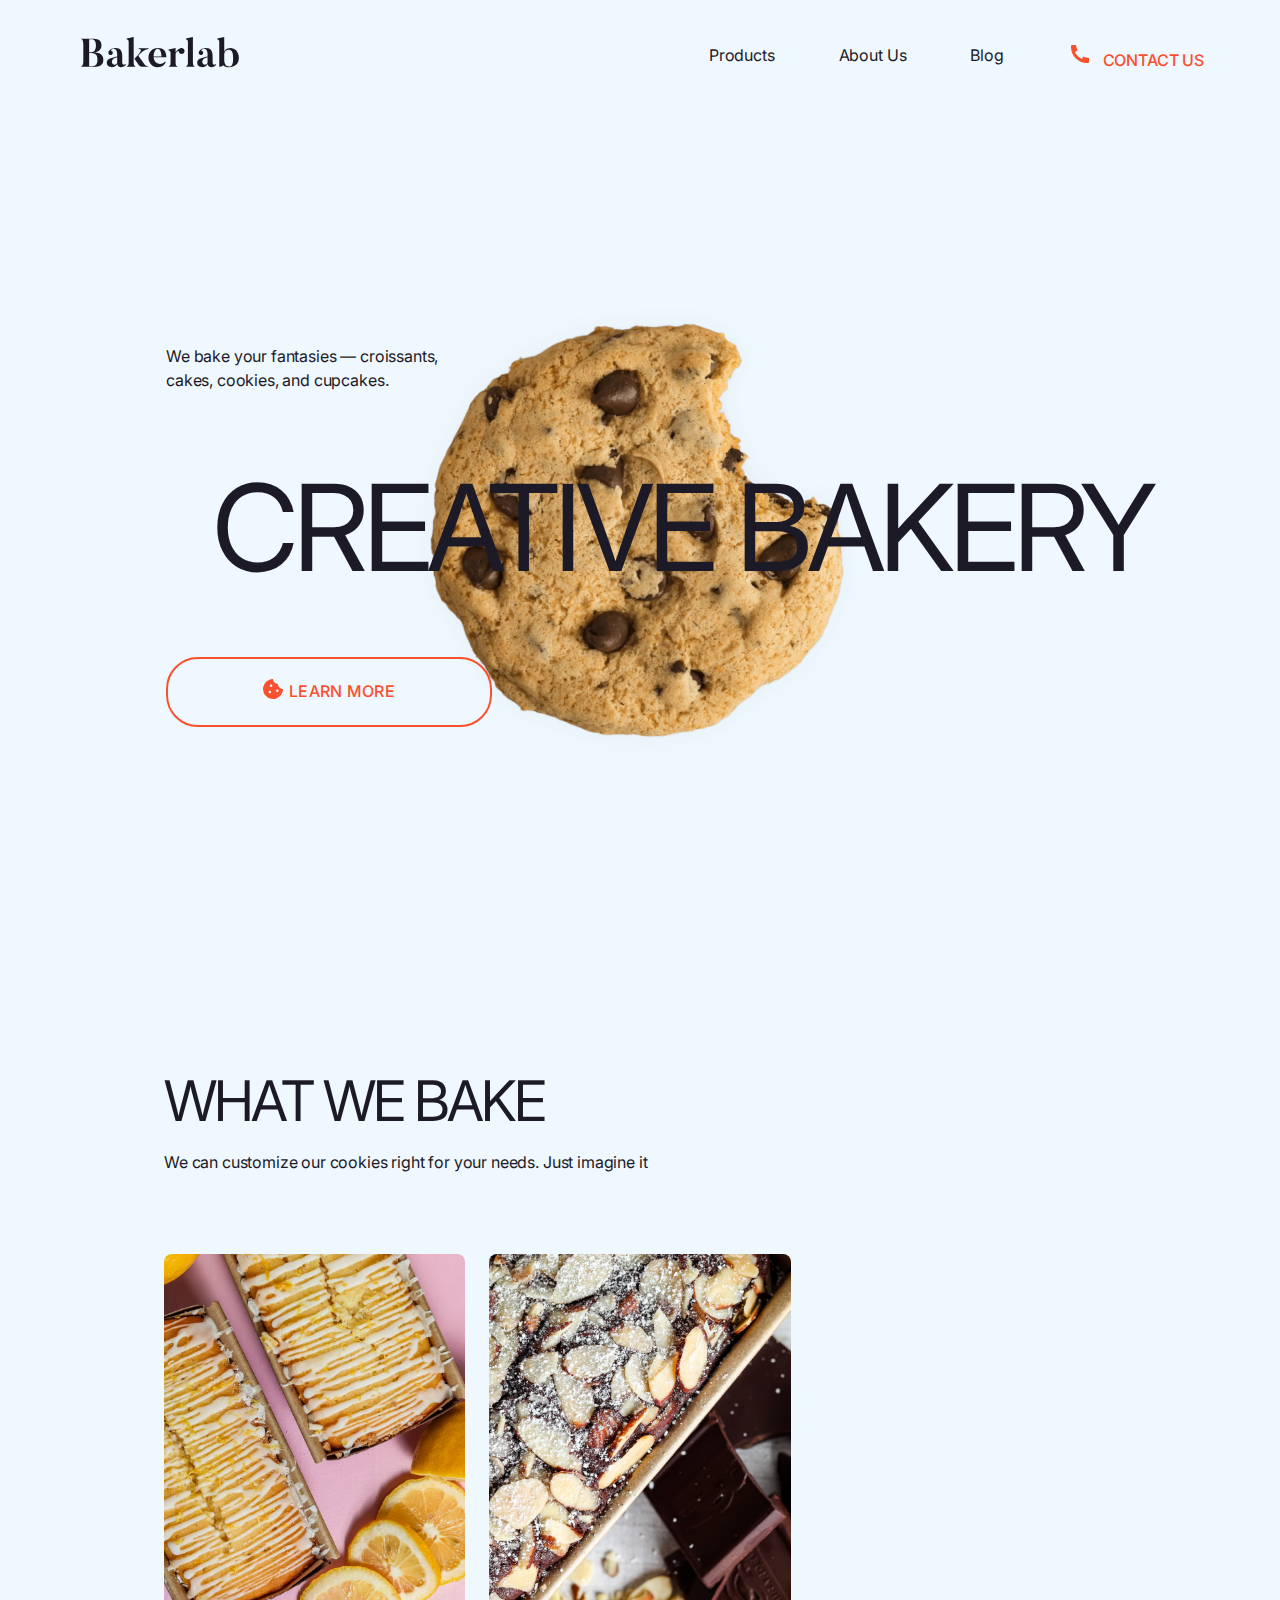
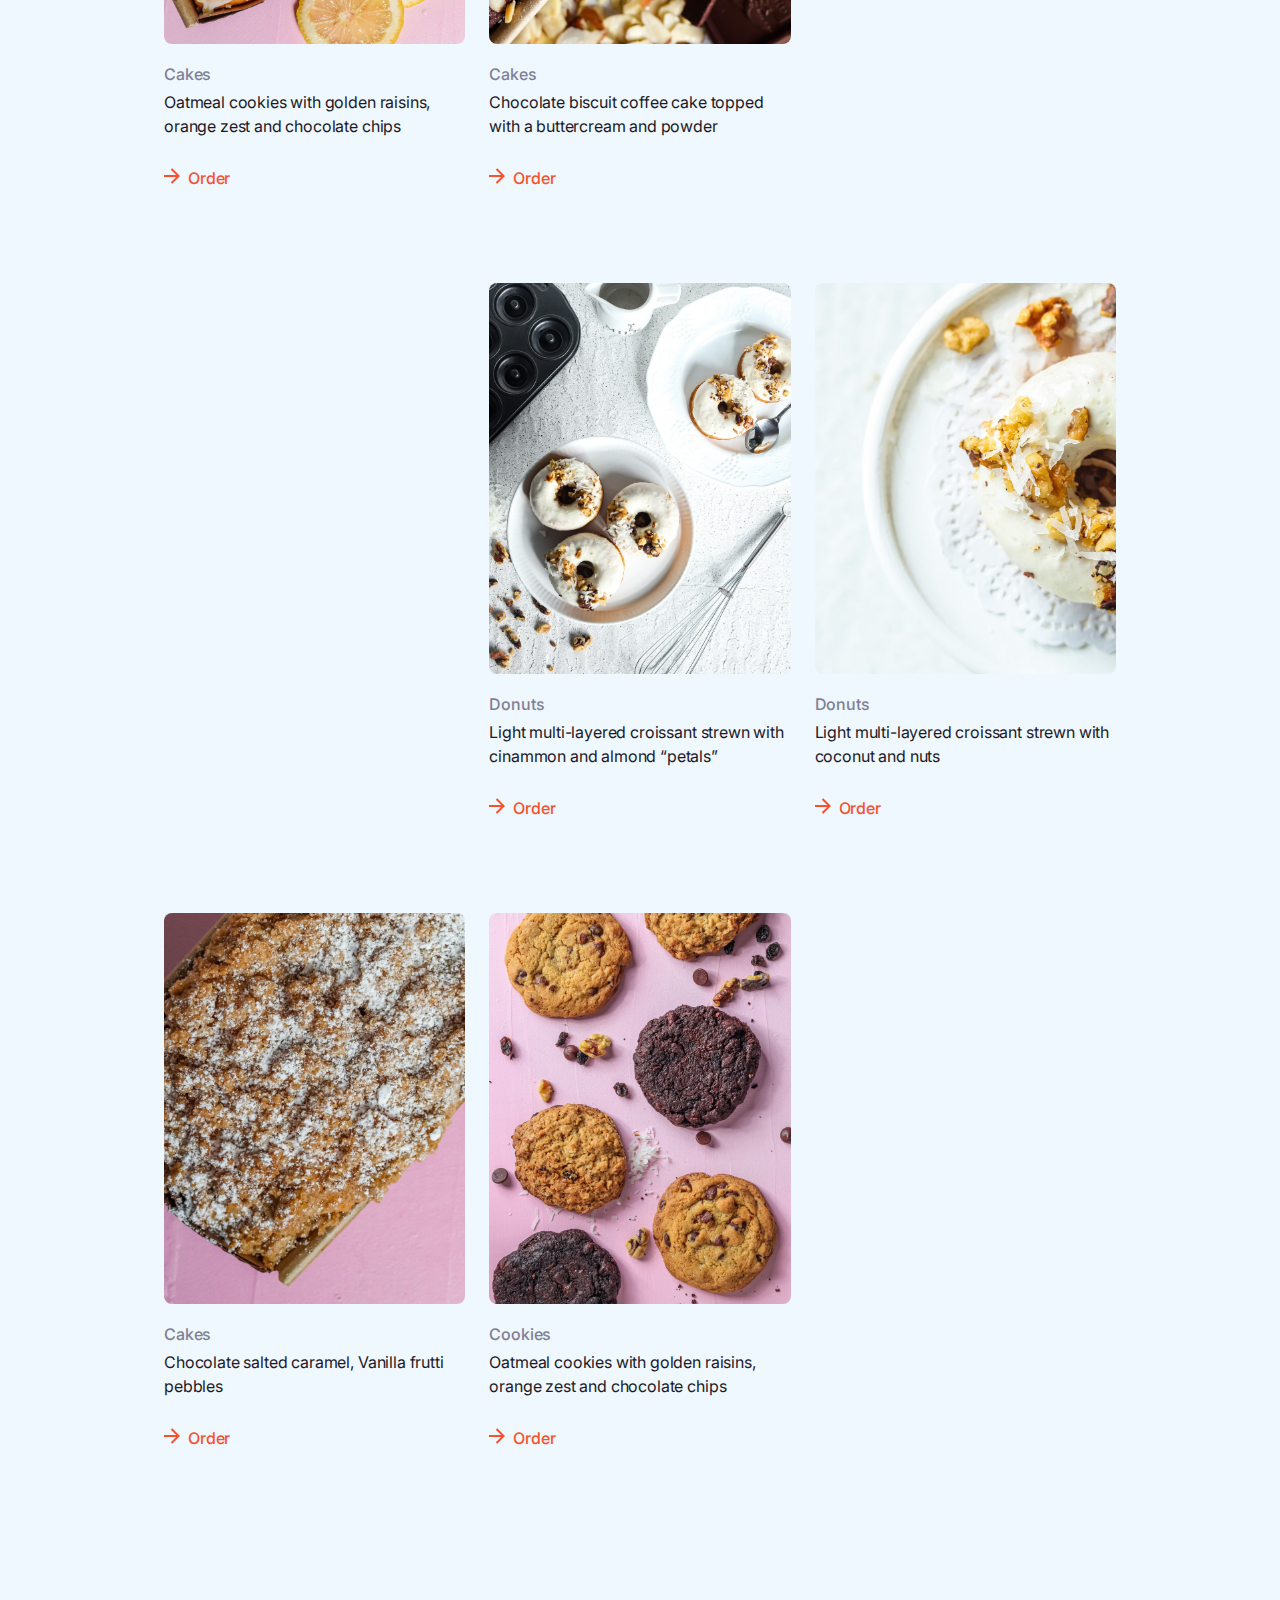
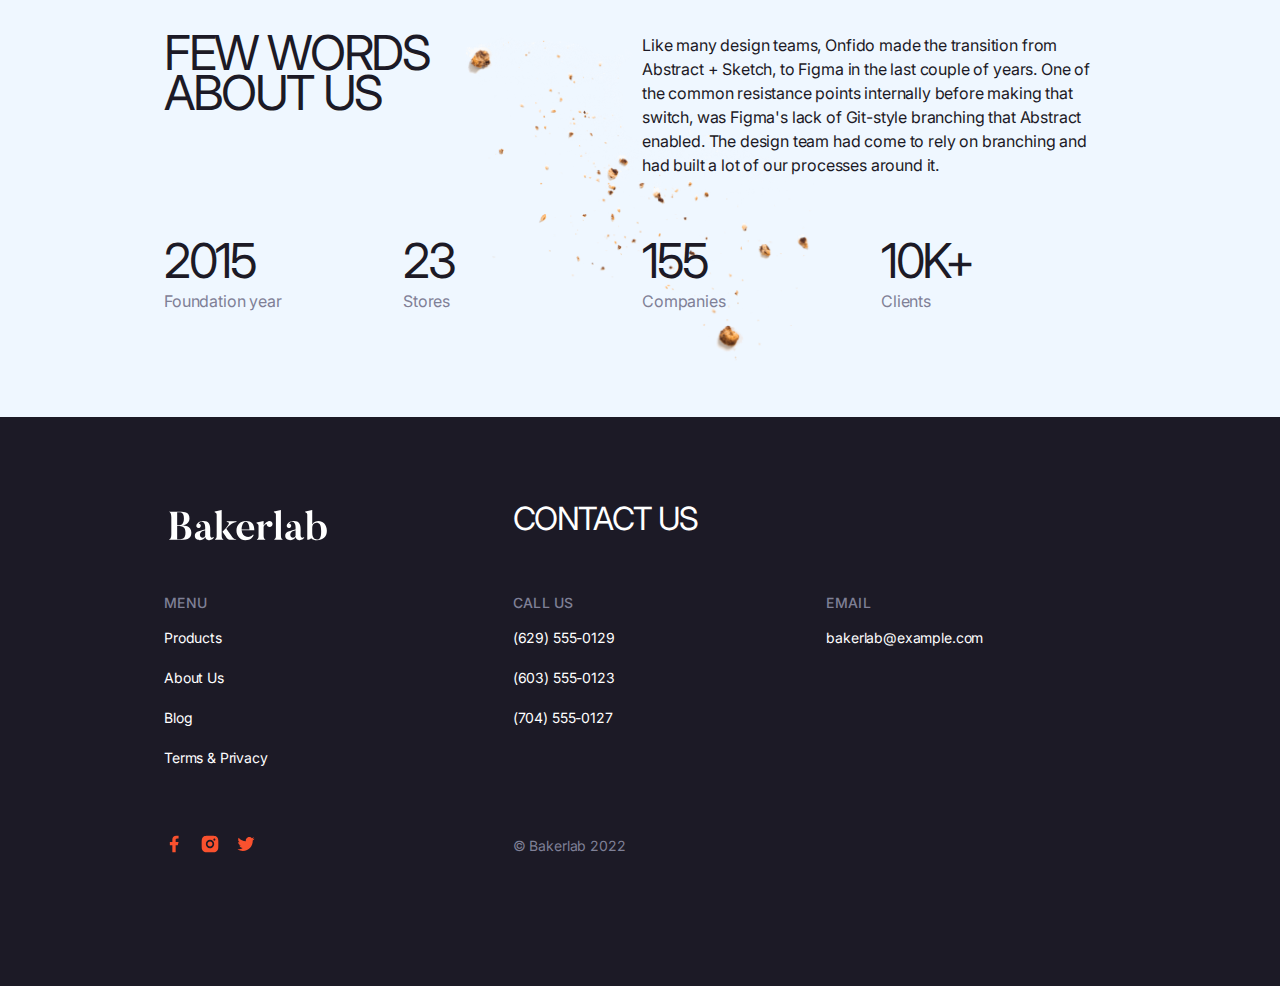
<file: index.html>
<!DOCTYPE html><html lang="en"><head><meta charset="UTF-8"><meta name="viewport" content="width=device-width, initial-scale=1.0"><title>Creative Bakery</title><link rel="shortcut icon" href="favicon.5f862fc7.svg" type="image/x-icon"><link rel="preconnect" href="https://fonts.googleapis.com"><link rel="preconnect" href="https://fonts.gstatic.com" crossorigin="anonymous"><link href="https://fonts.googleapis.com/css2?family=Inter:wght@400;500&display=swap" rel="stylesheet"><link rel="stylesheet" href="main.0bea6547.css"></head><body class="page"> <header class="header page__header"> <div class="header__content-wraper"> <div class="header__control-wraper"> <a href="#" class="logo header__logo"> <img src="Logo.ac321984.svg" alt="Creative bakery Logo" class="logo__image"> </a> <nav class="nav"> <ul class="nav__list"> <li class="nav__item"> <a href="#products" class="nav__link"> Products </a> </li> <li class="nav__item"> <a href="#aboutUs" class="nav__link"> About Us </a> </li> <li class="nav__item"> <a href="#" class="nav__link"> Blog </a> </li> <li class="nav__item"> <a href="#contactUs" class="nav__link"> Contact us </a> </li> </ul> </nav> <button class="header__menu-toggler"></button> </div> <div class="header__hero"> <p class="header__text header__text--cols--1-2"> We bake your fantasies — <br class="header__text--break"> croissants, <br> cakes, cookies, and cupcakes. </p> <h1 class="title header__title header__title--cols--1-6">Creative bakery</h1> <div class="header__photo header__photo--cols--3-4"> <img src="Cookie.4e32211e.png" alt="Cookie" class="header__cookie"> </div> <a href="#products" class="header__btn header__btn--cols--3-4">Learn more</a> </div> <article class="menu header__menu" id="menuOverlay"> <div class="menu__wraper"> <div class="menu__controls"> <a href="#" class="header__logo header__logo--menu"> <img src="Logo.ac321984.svg" alt="Bose logo" class="header__logo-image"> </a> <button class="menu__hide"></button> </div> <nav class="nav menu__nav" aria-label="Mobile Menu"> <ul class="nav__list nav__list--mobile"> <li class="nav__item"> <a href="#products" class="nav__link">Products</a> </li> <li class="nav__item"> <a href="#aboutUs" class="nav__link">About Us</a> </li> <li class="nav__item"> <a href="#/" class="nav__link">Blog</a> </li> <li class="nav__item"> <a href="#contactUs" class="nav__link"> Contact us </a> </li> </ul> </nav> </div> </article> </div> </header> <main class="main page__main"> <div class="product page__product" id="products"> <div class="product__details-wraper"> <h2 class="title product__title">What we bake</h2> <p class="product__text">We can customize our cookies right for your needs. Just imagine it</p> <div class="product__card-wraper"> <article class="card card__item--cols--1-2"> <img src="photo-product-01.43fc1a94.png" alt="Waffle" class="card__image"> <p class="card__name">Cakes</p> <p class="card__desc">Oatmeal cookies with golden raisins, orange zest and chocolate chips</p> <a href="#products" class="btn card__btn">Order</a> </article> <article class="card card__item--cols--3-4"> <img src="photo-product-02.5dd458e9.png" alt="Waffle" class="card__image"> <p class="card__name">Cakes</p> <p class="card__desc">Chocolate biscuit coffee cake topped with a buttercream and powder</p> <a href="#products" class="btn card__btn">Order</a> </article> <article class="card card__item--cols--3-4"> <img src="photo-product-03.43393cce.png" alt="Waffle" class="card__image"> <p class="card__name">Donuts</p> <p class="card__desc">Light multi-layered croissant strewn with cinammon and almond “petals”</p> <a href="#products" class="btn card__btn">Order</a> </article> <article class="card card__item--cols--5-6"> <img src="photo-product-04.22fc0cca.png" alt="Waffle" class="card__image"> <p class="card__name">Donuts</p> <p class="card__desc">Light multi-layered croissant strewn with coconut and nuts</p> <a href="#products" class="btn card__btn">Order</a> </article> <article class="card card__item--cols--1-2"> <img src="photo-product-05.a2822f06.png" alt="Waffle" class="card__image"> <p class="card__name">Cakes</p> <p class="card__desc">Chocolate salted caramel, Vanilla frutti pebbles</p> <a href="#products" class="btn card__btn">Order</a> </article> <article class="card card__item--cols--3-4"> <img src="photo-product-06.04a8b0e7.png" alt="Waffle" class="card__image"> <p class="card__name">Cookies</p> <p class="card__desc">Oatmeal cookies with golden raisins, orange zest and chocolate chips</p> <a href="#products" class="btn card__btn">Order</a> </article> </div> </div> </div> <div class="about-us page__about-us" id="aboutUs"> <div class="about-us__wraper"> <h2 class="title about-us__title about-us__title--cols--1-2"> Few words <br> About us </h2> <p class="about-us__text about-us__text--cols--3-4"> Like many design teams, Onfido made the transition from Abstract + Sketch, to Figma in the last couple of years. One of the common resistance points internally before making that switch, was Figma's lack of Git-style branching that Abstract enabled. The design team had come to rely on branching and had built a lot of our processes around it. </p> <div class="about-us__stats"> <h2 class="title about-us__title about-us__title--stats"> 2015 </h2> <p class="about-us__text about-us__text--stats"> Foundation year </p> </div> <div class="about-us__stats"> <h2 class="title about-us__title about-us__title--stats"> 23 </h2> <p class="about-us__text about-us__text--stats"> Stores </p> </div> <div class="about-us__stats"> <h2 class="title about-us__title about-us__title--stats"> 155 </h2> <p class="about-us__text about-us__text--stats"> Companies </p> </div> <div class="about-us__stats"> <h2 class="title about-us__title about-us__title--stats"> 10k+ </h2> <p class="about-us__text about-us__text--stats"> Clients </p> </div> </div> </div> </main> <footer class="footer page__footer" id="contactUs"> <div class="footer__wraper"> <a href="#" class="logo footer__logo footer__logo--cols--1-2"> <img src="Logo_white.defd4290.svg" alt="Logo" class="logo__image"> </a> <article class="footer__menu footer__menu--cols--1-2"> <p class="label footer-label">Menu</p> <ul class="links footer__links"> <li class="links__item"> <a href="#products" class="footer__link">Products</a> </li> <li class="links__item"> <a href="#aboutUs" class="footer__link">About Us</a> </li> <li class="links__item"> <a href="#/" class="footer__link">Blog</a> </li> <li class="links__item"> <a href="#/" class="footer__link">Terms & Privacy</a> </li> </ul> </article> <h2 class="title footer__title footer__title--cols--3-6"> Contact <br class="footer__title--break"> us </h2> <div class="footer__call footer_call--cols--3-5"> <p class="label footer__label">Call Us</p> <ul class="links footer__phones"> <li class="links__item"> <a href="tel: (629)555-0129" class="footer__link">(629) 555-0129</a> </li> <li class="links__item"> <a href="tel: (603)555-0123" class="footer__link">(603) 555-0123</a> </li> <li class="links__item"> <a href="tel: (704)555-0127" class="footer__link">(704) 555-0127</a> </li> </ul> <div class="footer__email footer__email--tab"> <p class="label footer__label">Email</p> <a href="mailto: bakerlab@example.com" class="footer__link">bakerlab@example.com</a> </div> </div> <div class="footer__email footer__email--cols--5-6 footer__email--desktop"> <p class="label footer__label">Email</p> <a href="mailto: bakerlab@example.com" class="footer__link">bakerlab@example.com</a> </div> <article class="social-icon footer__icons footer__icons--cols--1-2"> <a href="#/" class="social-icon__link social-icon__link--icon1"> </a> <a href="#/" class="social-icon__link social-icon__link--icon2"> </a> <a href="#/" class="social-icon__link social-icon__link--icon3"> </a> </article> <p class="footer__copy footer__copy--cols--3-6"> © Bakerlab 2022 </p> </div> </footer> <script type="text/javascript" src="main.0ef5177d.js"></script> </body></html>
</file>
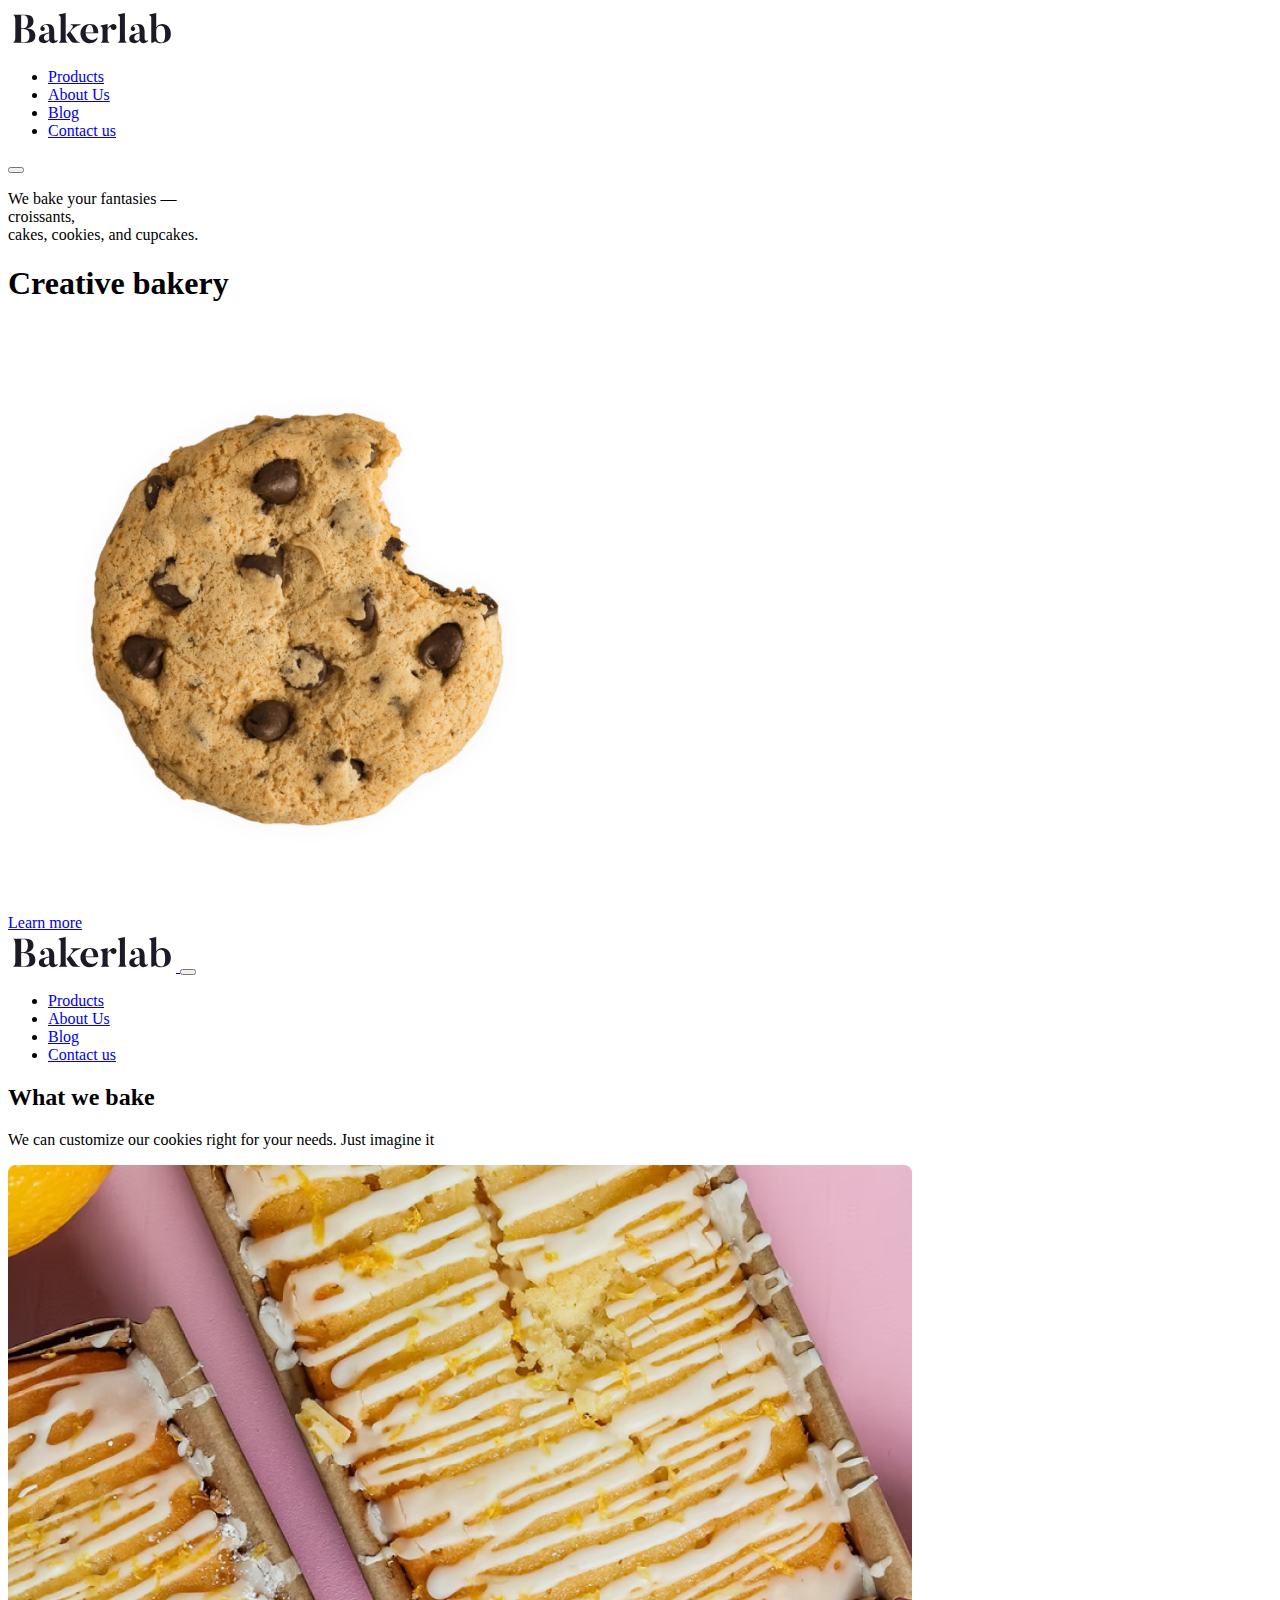
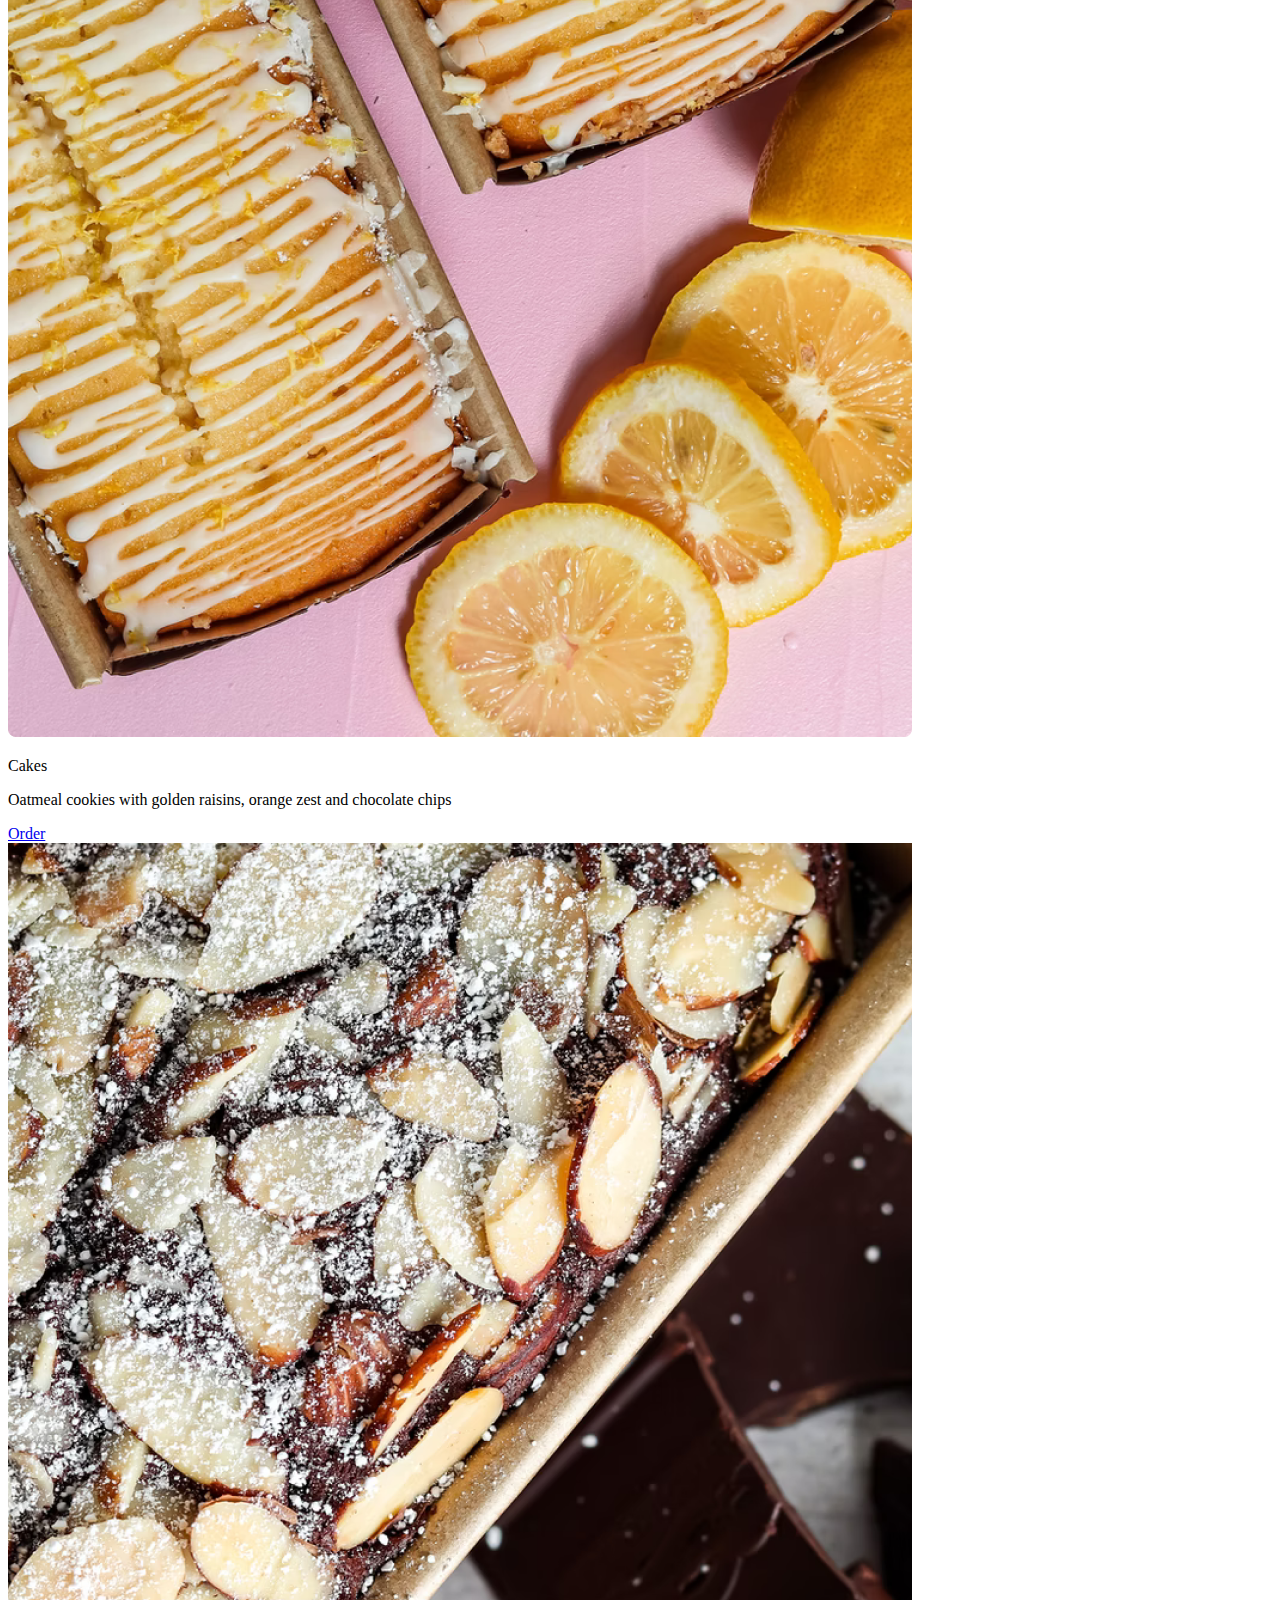
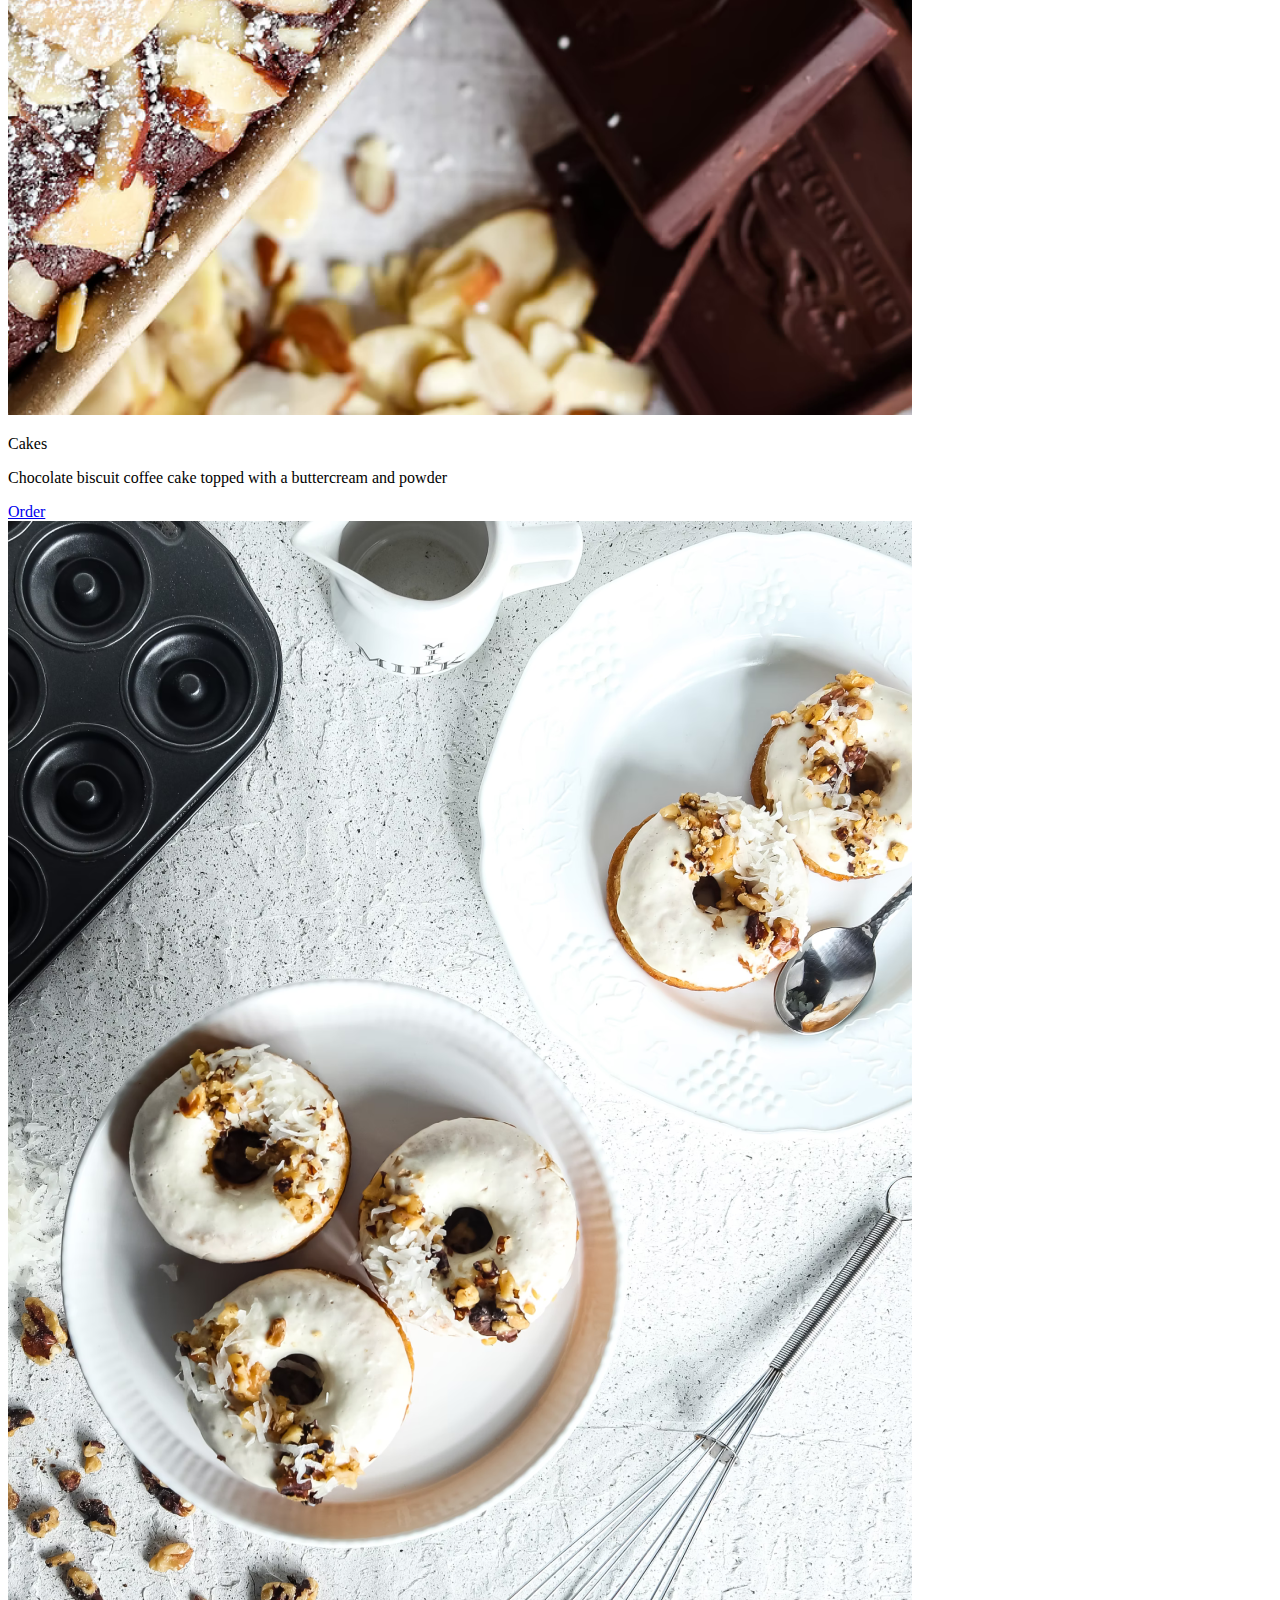
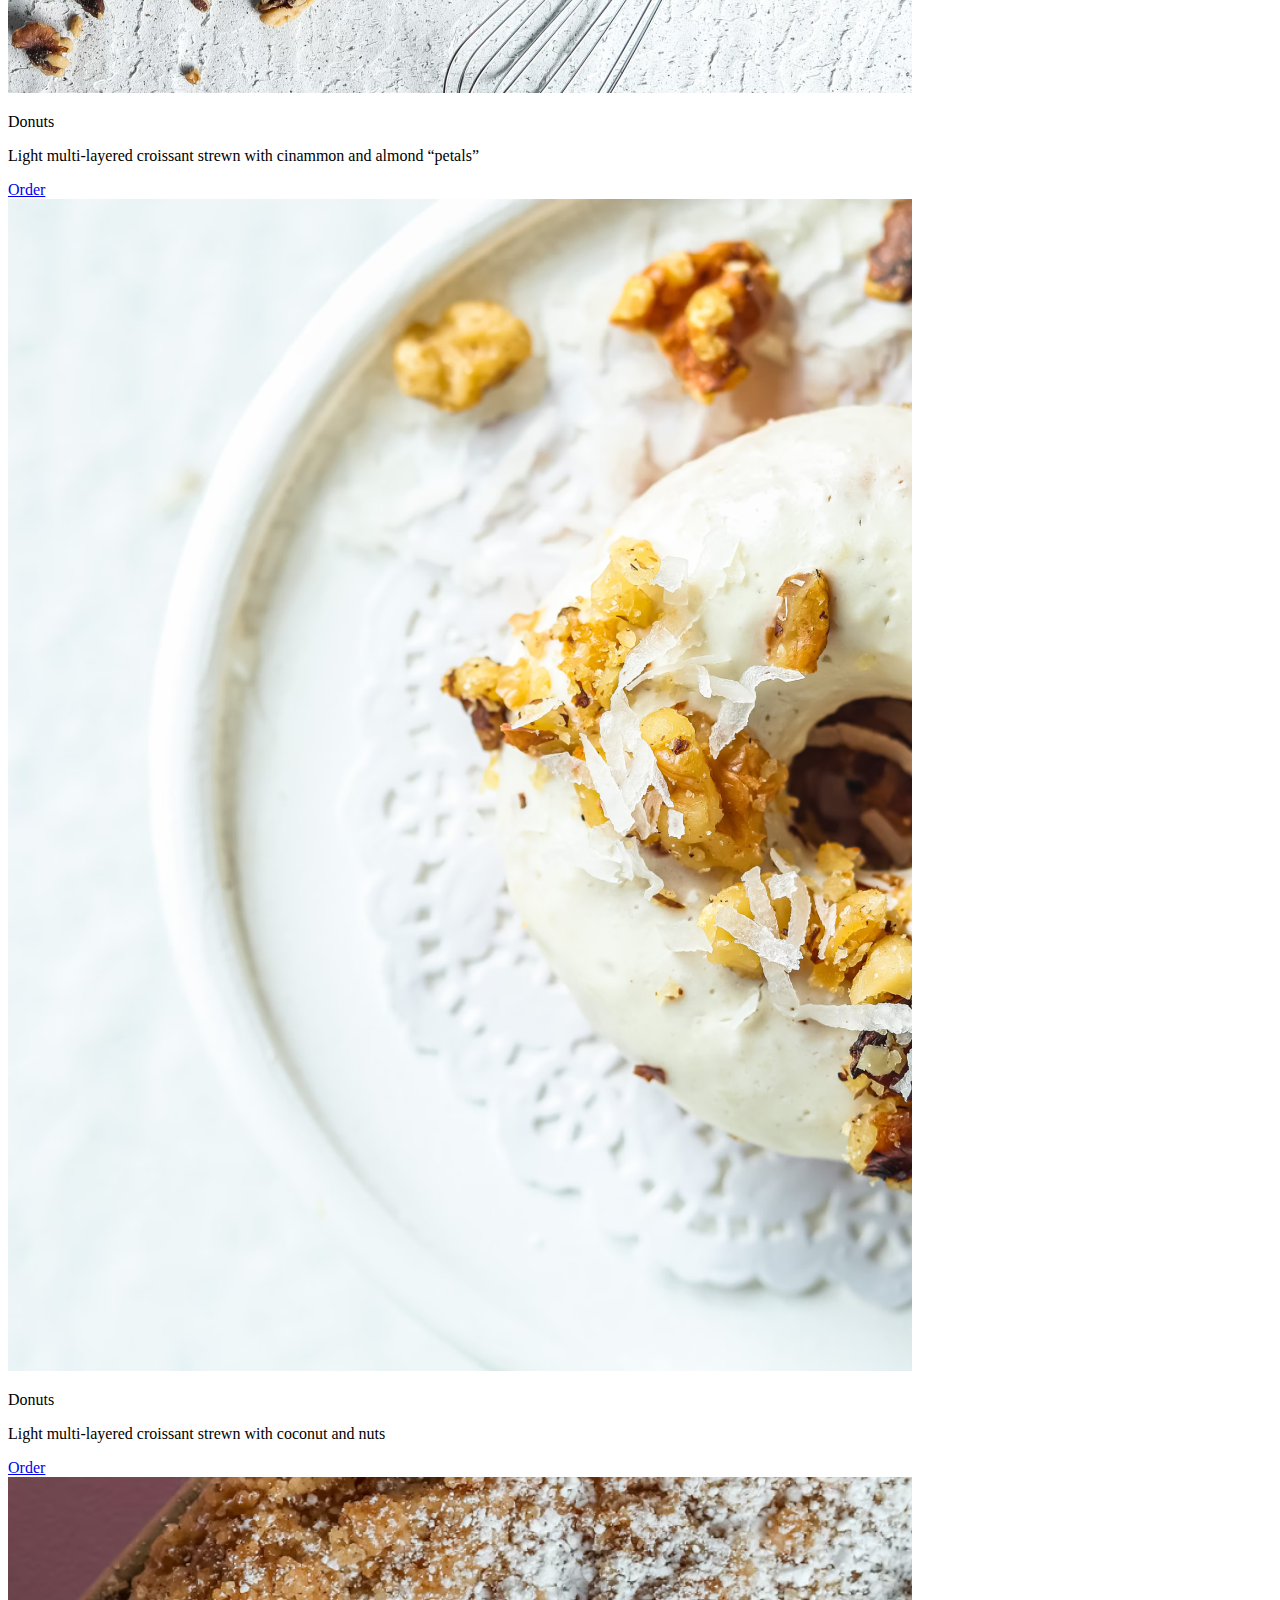
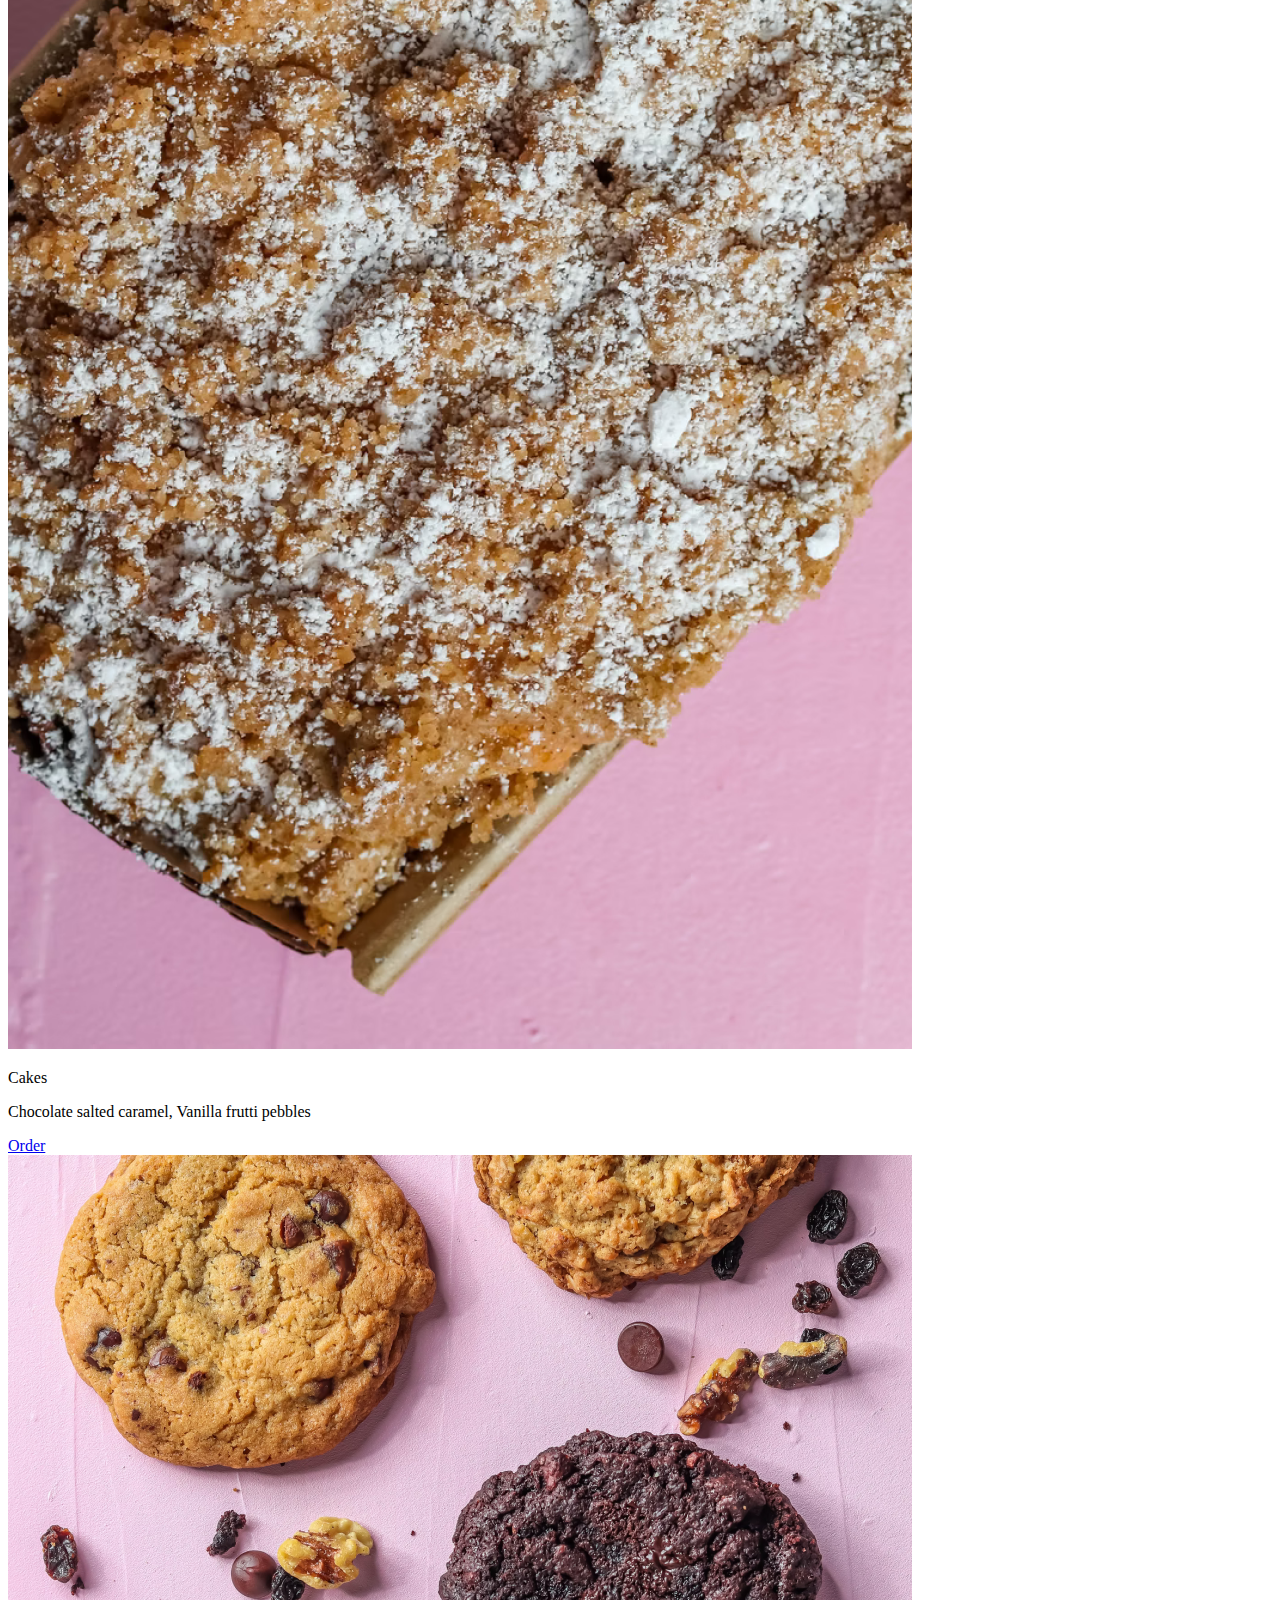
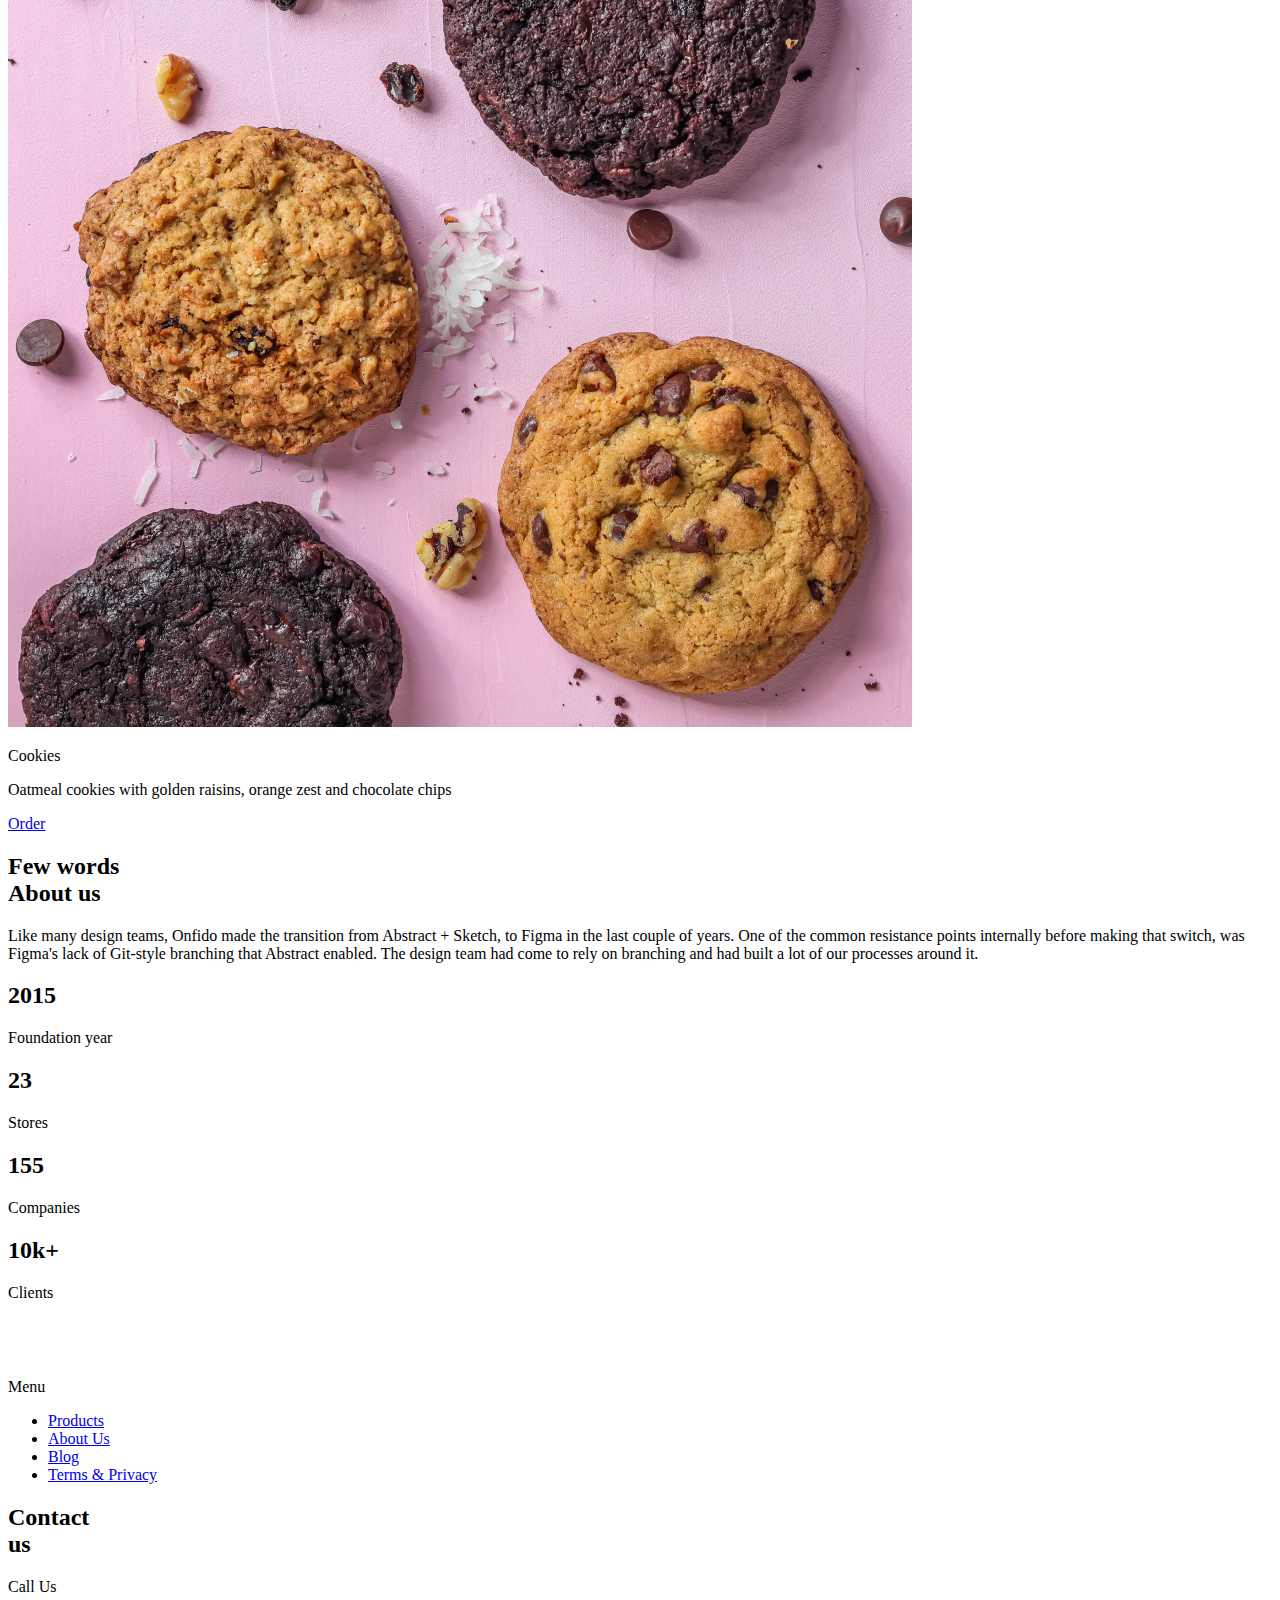
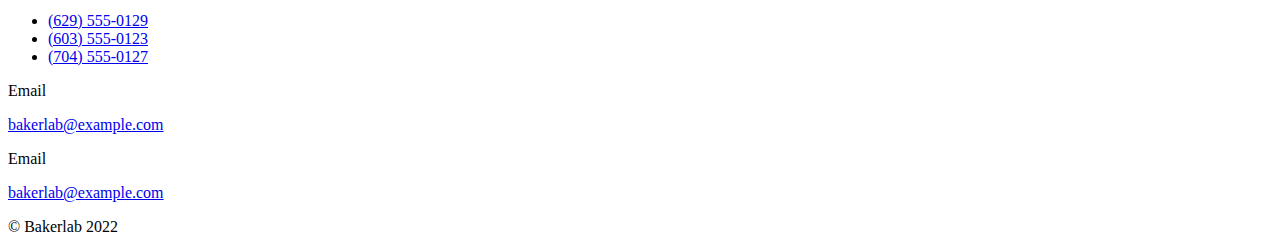
<file: src/index.html>
<!DOCTYPE html>
<html lang="en">
  <head>
    <meta charset="UTF-8">
    <meta name="viewport" content="width=device-width, initial-scale=1.0">
    <title>Creative Bakery</title>
    <link
      rel="shortcut icon"
      href="./images/favicon.svg"
      type="image/x-icon"
    >

    <link rel="preconnect" href="https://fonts.googleapis.com">
    <link
      rel="preconnect"
      href="https://fonts.gstatic.com"
      crossorigin="anonymous">
    <link href="https://fonts.googleapis.com/css2?family=Inter:wght@400;500&display=swap" rel="stylesheet">
    <link rel="stylesheet" href="./styles/main.scss">
  </head>
  <body class="page">
    <header class="header page__header">
      <div class="header__content-wraper">
        <div class="header__control-wraper">
          <a href="#" class="logo header__logo">
            <img
              src="./images/svg/Logo.svg"
              alt="Creative bakery Logo"
              class="logo__image"
            >
          </a>

          <nav class="nav">
            <ul class="nav__list">
              <li class="nav__item">
                <a href="#products" class="nav__link">
                  Products
                </a>
              </li>

              <li class="nav__item">
                <a href="#aboutUs" class="nav__link">
                  About Us
                </a>
              </li>

              <li class="nav__item">
                <a href="#" class="nav__link">
                  Blog
                </a>
              </li>

              <li class="nav__item">
                <a href="#contactUs" class="nav__link">
                  Contact us
                </a>
              </li>
            </ul>
          </nav>

          <button class="header__menu-toggler"></button>
        </div>

        <div class="header__hero">
          <p class="header__text header__text--cols--1-2">
            We bake your fantasies —
            <br class="header__text--break">
            croissants,
            <br>
            cakes, cookies, and cupcakes.
          </p>
          <h1 class="title header__title header__title--cols--1-6">Creative bakery</h1>

          <div class="header__photo header__photo--cols--3-4">
            <img
              src="./images/Cookie.png"
              alt="Cookie"
              class="header__cookie">
          </div>

          <a href="#products" class="header__btn header__btn--cols--3-4">Learn more</a>
        </div>

        <article class="menu header__menu" id="menuOverlay">
          <div class="menu__wraper">
            <div class="menu__controls">
              <a
                href="#"
                class="header__logo header__logo--menu"
              >
                <img
                  src="./images/svg/Logo.svg"
                  alt="Bose logo"
                  class="header__logo-image"
                >
              </a>

              <button  class="menu__hide"></button>
            </div>

            <nav class="nav menu__nav" aria-label="Mobile Menu">
              <ul class="nav__list nav__list--mobile">
                <li class="nav__item">
                  <a href="#products" class="nav__link">Products</a>
                </li>

                <li class="nav__item">
                  <a href="#aboutUs" class="nav__link">About Us</a>
                </li>

                <li class="nav__item">
                  <a href="#/" class="nav__link">Blog</a>
                </li>

                <li class="nav__item">
                  <a href="#contactUs" class="nav__link">
                    Contact us
                  </a>
                </li>
              </ul>
            </nav>
          </div>
        </article>
      </div>
    </header>

    <main class="main page__main">
      <div class="product page__product" id="products">
        <div class="product__details-wraper">
          <h2 class="title product__title">What we bake</h2>

          <p class="product__text">We can customize our cookies right for your needs. Just imagine it</p>

          <div class="product__card-wraper">
            <article class="card card__item--cols--1-2">
              <img
                src="./images/photo-product-01.png"
                alt="Waffle"
                class="card__image"
              >
              <p class="card__name">Cakes</p>
              <p class="card__desc">Oatmeal cookies with golden raisins, orange zest and chocolate chips</p>
              <a href="#products" class="btn card__btn">Order</a>
            </article>

            <article class="card card__item--cols--3-4">
              <img
                src="./images/photo-product-02.png"
                alt="Waffle"
                class="card__image"
              >
              <p class="card__name">Cakes</p>
              <p class="card__desc">Chocolate biscuit coffee cake topped with a buttercream and powder</p>
              <a href="#products" class="btn card__btn">Order</a>
            </article>

            <article class="card card__item--cols--3-4">
              <img
                src="./images/photo-product-03.png"
                alt="Waffle"
                class="card__image"
              >
              <p class="card__name">Donuts</p>
              <p class="card__desc">Light multi-layered croissant strewn with cinammon and almond “petals”</p>
              <a href="#products" class="btn card__btn">Order</a>
            </article>

            <article class="card card__item--cols--5-6">
              <img
                src="./images/photo-product-04.png"
                alt="Waffle"
                class="card__image"
              >
              <p class="card__name">Donuts</p>
              <p class="card__desc">Light multi-layered croissant strewn with coconut and nuts</p>
              <a href="#products" class="btn card__btn">Order</a>
            </article>

            <article class="card card__item--cols--1-2">
              <img
                src="./images/photo-product-05.png"
                alt="Waffle"
                class="card__image"
              >
              <p class="card__name">Cakes</p>
              <p class="card__desc">Chocolate salted caramel, Vanilla frutti pebbles</p>
              <a href="#products" class="btn card__btn">Order</a>
            </article>

            <article class="card card__item--cols--3-4">
              <img
                src="./images/photo-product-06.png"
                alt="Waffle"
                class="card__image"
              >
              <p class="card__name">Cookies</p>
              <p class="card__desc">Oatmeal cookies with golden raisins, orange zest and chocolate chips</p>
              <a href="#products" class="btn card__btn">Order</a>
            </article>
          </div>
        </div>
      </div>

      <div class="about-us page__about-us" id="aboutUs">
        <div class="about-us__wraper">
          <h2 class="title about-us__title about-us__title--cols--1-2">
            Few words
            <br>
            About us
          </h2>

          <p class="about-us__text about-us__text--cols--3-4">
            Like many design teams, Onfido made the transition
            from Abstract + Sketch, to Figma in the last couple of years.
            One of the common resistance points internally before making
            that switch, was Figma's lack of Git-style branching that
            Abstract enabled. The design team had come to rely on branching
            and had built a lot of our processes around it.
          </p>

          <div class="about-us__stats">
            <h2 class="title about-us__title about-us__title--stats">
              2015
            </h2>

            <p class="about-us__text about-us__text--stats">
              Foundation year
            </p>
          </div>

          <div class="about-us__stats">
            <h2 class="title about-us__title about-us__title--stats">
              23
            </h2>

            <p class="about-us__text about-us__text--stats">
              Stores
            </p>
          </div>

          <div class="about-us__stats">
            <h2 class="title about-us__title about-us__title--stats">
              155
            </h2>

            <p class="about-us__text about-us__text--stats">
              Companies
            </p>
          </div>

          <div class="about-us__stats">
            <h2 class="title about-us__title about-us__title--stats">
              10k+
            </h2>

            <p class="about-us__text about-us__text--stats">
              Clients
            </p>
          </div>
        </div>
      </div>
    </main>

    <footer class="footer page__footer" id="contactUs">
      <div class="footer__wraper">
        <a href="#" class="logo footer__logo footer__logo--cols--1-2">
          <img
            src="./images/svg/Logo_white.svg"
            alt="Logo"
            class="logo__image"
          >
        </a>

        <article class="footer__menu footer__menu--cols--1-2">
          <p class="label footer-label">Menu</p>

          <ul class="links footer__links">
            <li class="links__item">
              <a href="#products" class="footer__link">Products</a>
            </li>

            <li class="links__item">
              <a href="#aboutUs" class="footer__link">About Us</a>
            </li>

            <li class="links__item">
              <a href="#/" class="footer__link">Blog</a>
            </li>

            <li class="links__item">
              <a href="#/" class="footer__link">Terms & Privacy</a>
            </li>
          </ul>
        </article>

        <h2 class="title footer__title footer__title--cols--3-6">
          Contact
          <br class="footer__title--break">
          us
        </h2>

        <div class="footer__call footer_call--cols--3-5">
          <p class="label footer__label">Call Us</p>

          <ul class="links footer__phones">
            <li class="links__item">
              <a href="tel: (629)555-0129" class="footer__link">(629) 555-0129</a>
            </li>

            <li class="links__item">
              <a href="tel: (603)555-0123" class="footer__link">(603) 555-0123</a>
            </li>

            <li class="links__item">
              <a href="tel: (704)555-0127" class="footer__link">(704) 555-0127</a>
            </li>
          </ul>

          <div class="footer__email footer__email--tab">
            <p class="label footer__label">Email</p>

            <a href="mailto: bakerlab@example.com" class="footer__link">bakerlab@example.com</a>
          </div>
        </div>

        <div class="footer__email footer__email--cols--5-6 footer__email--desktop">
          <p class="label footer__label">Email</p>

          <a href="mailto: bakerlab@example.com" class="footer__link">bakerlab@example.com</a>
        </div>

        <article class="social-icon footer__icons footer__icons--cols--1-2">
          <a
          href="#/"
          class="
            social-icon__link
            social-icon__link--icon1"
          >
          </a>

          <a
            href="#/"
            class="
              social-icon__link
              social-icon__link--icon2"
          >
          </a>

          <a
          href="#/"
          class="
            social-icon__link
            social-icon__link--icon3"
          >
          </a>
        </article>
        <p class="footer__copy footer__copy--cols--3-6">
          © Bakerlab 2022
        </p>
      </div>
    </footer>

    <script type="text/javascript" src="scripts/main.js"></script>
  </body>
</html>
</file>
<file: main.0bea6547.css>
body,div,h1,h2,li,p,section,ul{margin:0;padding:0}ul{list-style:none}a{text-decoration:none;color:unset}*{box-sizing:border-box}html{font-family:Inter,sans-serif;font-size:14px;font-weight:400;color:#1c1a26;background-color:#eff7ff;line-height:150%;letter-spacing:-.01em;overflow-x:hidden;scroll-behavior:smooth}@media (min-width:640px){html{font-size:16px}}@media (min-width:1024px){html{font-size:16px}}@media (min-width:1200px){html{font-size:16px}}.btn{display:inline-block;align-items:center;color:#f9512e;font-weight:500;padding:4px 0;border-bottom:1px solid transparent;transition:border-bottom .5s ease-in-out}.btn:before{content:url(card_btn_arrow.a5a8a4c1.svg);background-repeat:no-repeat;background-size:cover;background-position:50%;margin-right:8px;width:16px;height:16px}.btn:hover{border-bottom-color:#f9512e}.btn:focus{border-bottom-color:#b3341a;color:#b3341a}.btn:focus:before{content:url(card_btn_arrow-dark.acb89750.svg)}.page__header{margin-bottom:104px}@media (min-width:640px){.page__header{margin-bottom:228px}}@media (min-width:1024px){.page__header{margin-bottom:218px}}@media (min-width:1200px){.page__header{margin-bottom:178px}}.page__main{margin-bottom:72px}@media (min-width:640px){.page__main{margin-bottom:152px}}@media (min-width:1024px){.page__main{margin-bottom:56px}}@media (min-width:1200px){.page__main{margin-bottom:56px}}.page__footer--hide,.page__main--hide{display:none}.title{font-size:48px;font-weight:400;line-height:85%;letter-spacing:-.05em;text-transform:uppercase}@media (min-width:1024px){.title__break{display:none}}.header{width:100vw;height:100vh;position:relative}@media (min-width:1024px){.header__content-wraper{max-width:1200px;margin:0 auto;height:100%;width:100%}}.header__control-wraper{display:flex;justify-content:space-between;align-items:center;padding:20px 20px 0;margin-bottom:32px;width:100%}@media (min-width:640px){.header__control-wraper{padding:20px 20px 0;margin-bottom:80px}}@media (min-width:1024px){.header__control-wraper{margin-bottom:0;padding:32px 36px 0}}@media (min-width:1200px){.header__control-wraper{margin-bottom:0}}.header__menu-toggler{border:none;background-image:url(menu_mobile.2bf018b3.svg);background-repeat:no-repeat;background-size:cover;background-color:transparent;width:20px;height:8px;transition:transform .5s ease-in-out}.header__menu-toggler:hover{cursor:pointer;transform:scale(1.1)}@media (min-width:1024px){.header__menu-toggler{display:none}}.header__hero{display:flex;flex-direction:column;justify-content:center;align-items:center;text-align:center;padding:0 16px;position:relative;height:100%}@media (min-width:640px){.header__hero{padding:0 44px}}@media (min-width:1024px){.header__hero{padding:0 44px}}@media (min-width:1200px){.header__hero{padding:0 124px}}.header__text{margin-bottom:32px}.header__text--break{display:none}@media (min-width:640px){.header__text{align-self:flex-start;text-align:left}}@media (min-width:1024px){.header__text{position:absolute;left:44px;transform:translateY(-136px);margin-right:24px}.header__text--break{display:block}}@media (min-width:1200px){.header__text{left:126px;transform:translateY(-144px)}.header__text--break{display:none}}.header__title{font-size:48px;text-align:center}@media (min-width:640px){.header__title{position:absolute;left:44px;right:44px;font-size:56px;white-space:nowrap}}@media (min-width:1024px){.header__title{left:44px;font-size:100px}}@media (min-width:1200px){.header__title{left:126px;font-size:120px}}.header__photo{display:flex;justify-self:center}@media (min-width:1024px){.header__photo{justify-content:center;align-items:center;grid-row-start:1}.header__photo--cols--1-1{grid-column:1/2}.header__photo--cols--1-2{grid-column:1/3}.header__photo--cols--1-3{grid-column:1/4}.header__photo--cols--1-4{grid-column:1/5}.header__photo--cols--1-5{grid-column:1/6}.header__photo--cols--1-6{grid-column:1/7}.header__photo--cols--2-2{grid-column:2/3}.header__photo--cols--2-3{grid-column:2/4}.header__photo--cols--2-4{grid-column:2/5}.header__photo--cols--2-5{grid-column:2/6}.header__photo--cols--2-6{grid-column:2/7}.header__photo--cols--3-3{grid-column:3/4}.header__photo--cols--3-4{grid-column:3/5}.header__photo--cols--3-5{grid-column:3/6}.header__photo--cols--3-6{grid-column:3/7}.header__photo--cols--4-4{grid-column:4/5}.header__photo--cols--4-5{grid-column:4/6}.header__photo--cols--4-6{grid-column:4/7}.header__photo--cols--5-5{grid-column:5/6}.header__photo--cols--5-6{grid-column:5/7}.header__photo--cols--6-6{grid-column:6/7}}.header__cookie{display:block;width:288px;height:290px}@media (min-width:640px){.header__cookie{width:326px;height:328px}}@media (min-width:1024px){.header__cookie{width:544px;height:546px}}@media (min-width:1200px){.header__cookie{width:584px;height:586px}}.header__btn{display:flex;justify-content:center;justify-self:center;white-space:nowrap;padding:20px 0;border-radius:32px;border:2px solid #f9512e;font-weight:500;letter-spacing:.02em;text-transform:uppercase;color:#f9512e;width:100%;transition:background-color .5s ease-in-out,color .5s ease-in-out,content .5s ease-in-out}.header__btn:before{content:url(btn_icon.76ec5c83.svg);margin-right:6px}.header__btn:hover{background-color:#f9512e;color:#fff}.header__btn:hover:before{content:url(btn_icon_white.f1486dcb.svg)}.header__btn:focus{background-color:#b3341a;border-color:#b3341a;color:#fff}.header__btn:focus:before{content:url(btn_icon_white.f1486dcb.svg)}@media (min-width:640px){.header__btn{width:326px}}@media (min-width:1024px){.header__btn{position:absolute;left:44px;transform:translateY(136px)}}@media (min-width:1200px){.header__btn{left:126px;transform:translateY(164px)}}.nav{display:none}@media (min-width:1024px){.nav{display:inline-block}}.nav__list{display:flex;align-items:center;column-gap:64px}.nav__list--mobile{display:flex;flex-direction:column;row-gap:24px}.nav__list--mobile:last-child{margin-top:8px}.nav__item{white-space:nowrap;transition:text-decoration .5s ease-in-out,color .5s ease-in-out,text-decoration-color .5s ease-in-out}.nav__item:hover{text-decoration:underline;text-decoration-color:#f9512e;color:#b3341a}.nav__item:last-child{color:#f9512e;font-weight:500;line-height:100%;text-transform:uppercase}.nav__item:last-child .nav__link:before{display:inline-flex;justify-content:center;align-items:center;content:url(Icon-phone.45a7bf4e.svg);background-repeat:no-repeat;background-size:cover;background-position:50%;margin-right:7px}.nav__link{padding:32px 0}.product__details-wraper{padding:0 16px;margin-bottom:80px;display:grid;grid-template-columns:1fr;justify-content:center;align-items:center}@media (min-width:640px){.product__details-wraper{padding:0 44px;margin-bottom:152px}}@media (min-width:1024px){.product__details-wraper{max-width:1200px;margin:0 auto 178px}}@media (min-width:1200px){.product__details-wraper{margin-bottom:178px;padding:0 124px}}.product__title{margin-bottom:24px;align-self:left}@media (min-width:640px){.product__title{font-size:56px}}.product__text{margin-bottom:56px;align-self:left}@media (min-width:640px){.product__text{margin-bottom:80px}}.product__card-wraper{display:grid;justify-content:center;align-items:center;grid-template-columns:1fr;row-gap:64px}@media (min-width:640px){.product__card-wraper{grid-template-columns:repeat(2,1fr);row-gap:88px;column-gap:24px}}@media (min-width:1024px){.product__card-wraper{grid-template-columns:repeat(6,1fr);row-gap:88px;column-gap:24px}}@media (min-width:1200px){.product__card-wraper{grid-template-columns:repeat(6,1fr);row-gap:88px;column-gap:24px}}.card--cols--1-1{grid-column:1/2}@media (min-width:1024px){.card__item{width:100%;height:auto;flex-shrink:1}.card__item--cols--1-1{grid-column:1/2}.card__item--cols--1-2{grid-column:1/3}.card__item--cols--1-3{grid-column:1/4}.card__item--cols--1-4{grid-column:1/5}.card__item--cols--1-5{grid-column:1/6}.card__item--cols--1-6{grid-column:1/7}.card__item--cols--2-2{grid-column:2/3}.card__item--cols--2-3{grid-column:2/4}.card__item--cols--2-4{grid-column:2/5}.card__item--cols--2-5{grid-column:2/6}.card__item--cols--2-6{grid-column:2/7}.card__item--cols--3-3{grid-column:3/4}.card__item--cols--3-4{grid-column:3/5}.card__item--cols--3-5{grid-column:3/6}.card__item--cols--3-6{grid-column:3/7}.card__item--cols--4-4{grid-column:4/5}.card__item--cols--4-5{grid-column:4/6}.card__item--cols--4-6{grid-column:4/7}.card__item--cols--5-5{grid-column:5/6}.card__item--cols--5-6{grid-column:5/7}.card__item--cols--6-6{grid-column:6/7}}.card__image{width:100%;margin-bottom:16px;border-radius:8px;transition:transform .5s ease-in-out}.card__image:hover{transform:scale(1.05);z-index:1}.card__name{margin-bottom:8px;font-weight:500;line-height:100%;color:#7f8096}.card__desc{margin-bottom:24px}.about-us__wraper{max-width:1200px;margin:0 auto;background-image:url(Crumbs.6cf94918.png);background-repeat:no-repeat;background-size:contain;background-position:bottom;padding:0 16px;display:grid;grid-template-columns:1fr}@media (min-width:640px){.about-us__wraper{padding:0 44px;grid-template-columns:repeat(2,1fr)}}@media (min-width:1024px){.about-us__wraper{grid-template-columns:repeat(4,1fr);grid-column-gap:4px}}@media (min-width:1200px){.about-us__wraper{padding:0 124px}}@media (min-width:1024px){.about-us--cols--1-1{grid-column:1/2}.about-us--cols--1-2{grid-column:1/3}.about-us--cols--1-3{grid-column:1/4}.about-us--cols--1-4{grid-column:1/5}.about-us--cols--2-2{grid-column:2/3}.about-us--cols--2-3{grid-column:2/4}.about-us--cols--2-4{grid-column:2/5}.about-us--cols--3-3{grid-column:3/4}.about-us--cols--3-4{grid-column:3/5}.about-us--cols--4-4{grid-column:4/5}}.about-us__title{margin-bottom:32px}@media (min-width:1024px){.about-us__title--cols--1-1{grid-column:1/2}.about-us__title--cols--1-2{grid-column:1/3}.about-us__title--cols--1-3{grid-column:1/4}.about-us__title--cols--1-4{grid-column:1/5}.about-us__title--cols--2-2{grid-column:2/3}.about-us__title--cols--2-3{grid-column:2/4}.about-us__title--cols--2-4{grid-column:2/5}.about-us__title--cols--3-3{grid-column:3/4}.about-us__title--cols--3-4{grid-column:3/5}.about-us__title--cols--4-4{grid-column:4/5}}.about-us__title--stats{margin-bottom:8px}.about-us__text{margin-bottom:64px}@media (min-width:1024px){.about-us__text--cols--1-1{grid-column:1/2}.about-us__text--cols--1-2{grid-column:1/3}.about-us__text--cols--1-3{grid-column:1/4}.about-us__text--cols--1-4{grid-column:1/5}.about-us__text--cols--2-2{grid-column:2/3}.about-us__text--cols--2-3{grid-column:2/4}.about-us__text--cols--2-4{grid-column:2/5}.about-us__text--cols--3-3{grid-column:3/4}.about-us__text--cols--3-4{grid-column:3/5}.about-us__text--cols--4-4{grid-column:4/5}}.about-us__text--stats{margin-bottom:48px;color:#7f8096}.about-us__text--stats:last-child(){margin-bottom:0}.footer{background-color:#1c1a26;color:#fff;width:100vw;position:relative;left:0;right:0;bottom:0;font-size:14px}.footer__wraper{padding:64px 16px 56px;width:100%}@media (min-width:640px){.footer__wraper{padding:88px 44px;display:grid;grid-template-columns:repeat(2,1fr);grid-column-gap:24px}}@media (min-width:1024px){.footer__wraper{padding:88px 44px;max-width:1200px;margin:0 auto;display:grid;grid-template-columns:repeat(6,1fr)}}@media (min-width:1200px){.footer__wraper{padding:88px 124px}}.footer__menu{margin-bottom:64px}@media (min-width:640px){.footer__menu{grid-row-start:2}}@media (min-width:1024px){.footer__menu--cols--1-1{grid-column:1/2}.footer__menu--cols--1-2{grid-column:1/3}.footer__menu--cols--1-3{grid-column:1/4}.footer__menu--cols--1-4{grid-column:1/5}.footer__menu--cols--1-5{grid-column:1/6}.footer__menu--cols--1-6{grid-column:1/7}.footer__menu--cols--2-2{grid-column:2/3}.footer__menu--cols--2-3{grid-column:2/4}.footer__menu--cols--2-4{grid-column:2/5}.footer__menu--cols--2-5{grid-column:2/6}.footer__menu--cols--2-6{grid-column:2/7}.footer__menu--cols--3-3{grid-column:3/4}.footer__menu--cols--3-4{grid-column:3/5}.footer__menu--cols--3-5{grid-column:3/6}.footer__menu--cols--3-6{grid-column:3/7}.footer__menu--cols--4-4{grid-column:4/5}.footer__menu--cols--4-5{grid-column:4/6}.footer__menu--cols--4-6{grid-column:4/7}.footer__menu--cols--5-5{grid-column:5/6}.footer__menu--cols--5-6{grid-column:5/7}.footer__menu--cols--6-6{grid-column:6/7}}.footer__title{font-size:32px;margin-bottom:40px}@media (min-width:1024px){.footer__title{grid-row-start:1}.footer__title--break{display:none}.footer__title--cols--1-1{grid-column:1/2}.footer__title--cols--1-2{grid-column:1/3}.footer__title--cols--1-3{grid-column:1/4}.footer__title--cols--1-4{grid-column:1/5}.footer__title--cols--1-5{grid-column:1/6}.footer__title--cols--1-6{grid-column:1/7}.footer__title--cols--2-2{grid-column:2/3}.footer__title--cols--2-3{grid-column:2/4}.footer__title--cols--2-4{grid-column:2/5}.footer__title--cols--2-5{grid-column:2/6}.footer__title--cols--2-6{grid-column:2/7}.footer__title--cols--3-3{grid-column:3/4}.footer__title--cols--3-4{grid-column:3/5}.footer__title--cols--3-5{grid-column:3/6}.footer__title--cols--3-6{grid-column:3/7}.footer__title--cols--4-4{grid-column:4/5}.footer__title--cols--4-5{grid-column:4/6}.footer__title--cols--4-6{grid-column:4/7}.footer__title--cols--5-5{grid-column:5/6}.footer__title--cols--5-6{grid-column:5/7}.footer__title--cols--6-6{grid-column:6/7}}@media (min-width:1024px){.footer__call{grid-row-start:2}.footer__call--cols--1-1{grid-column:1/2}.footer__call--cols--1-2{grid-column:1/3}.footer__call--cols--1-3{grid-column:1/4}.footer__call--cols--1-4{grid-column:1/5}.footer__call--cols--1-5{grid-column:1/6}.footer__call--cols--1-6{grid-column:1/7}.footer__call--cols--2-2{grid-column:2/3}.footer__call--cols--2-3{grid-column:2/4}.footer__call--cols--2-4{grid-column:2/5}.footer__call--cols--2-5{grid-column:2/6}.footer__call--cols--2-6{grid-column:2/7}.footer__call--cols--3-3{grid-column:3/4}.footer__call--cols--3-4{grid-column:3/5}.footer__call--cols--3-5{grid-column:3/6}.footer__call--cols--3-6{grid-column:3/7}.footer__call--cols--4-4{grid-column:4/5}.footer__call--cols--4-5{grid-column:4/6}.footer__call--cols--4-6{grid-column:4/7}.footer__call--cols--5-5{grid-column:5/6}.footer__call--cols--5-6{grid-column:5/7}.footer__call--cols--6-6{grid-column:6/7}}.footer__phones{margin-bottom:40px}.footer__email{margin-bottom:42px}.footer__email--desktop{display:none}@media (min-width:1024px){.footer__email--cols--1-1{grid-column:1/2}.footer__email--cols--1-2{grid-column:1/3}.footer__email--cols--1-3{grid-column:1/4}.footer__email--cols--1-4{grid-column:1/5}.footer__email--cols--1-5{grid-column:1/6}.footer__email--cols--1-6{grid-column:1/7}.footer__email--cols--2-2{grid-column:2/3}.footer__email--cols--2-3{grid-column:2/4}.footer__email--cols--2-4{grid-column:2/5}.footer__email--cols--2-5{grid-column:2/6}.footer__email--cols--2-6{grid-column:2/7}.footer__email--cols--3-3{grid-column:3/4}.footer__email--cols--3-4{grid-column:3/5}.footer__email--cols--3-5{grid-column:3/6}.footer__email--cols--3-6{grid-column:3/7}.footer__email--cols--4-4{grid-column:4/5}.footer__email--cols--4-5{grid-column:4/6}.footer__email--cols--4-6{grid-column:4/7}.footer__email--cols--5-5{grid-column:5/6}.footer__email--cols--5-6{grid-column:5/7}.footer__email--cols--6-6{grid-column:6/7}.footer__email--tab{display:none}.footer__email--desktop{display:block}}.footer__logo{display:inline-block}.footer__icons,.footer__logo{margin-bottom:44px}@media (min-width:640px){.footer__icons{grid-row-start:3}}@media (min-width:1024px){.footer__icons--cols--1-1{grid-column:1/2}.footer__icons--cols--1-2{grid-column:1/3}.footer__icons--cols--1-3{grid-column:1/4}.footer__icons--cols--1-4{grid-column:1/5}.footer__icons--cols--1-5{grid-column:1/6}.footer__icons--cols--1-6{grid-column:1/7}.footer__icons--cols--2-2{grid-column:2/3}.footer__icons--cols--2-3{grid-column:2/4}.footer__icons--cols--2-4{grid-column:2/5}.footer__icons--cols--2-5{grid-column:2/6}.footer__icons--cols--2-6{grid-column:2/7}.footer__icons--cols--3-3{grid-column:3/4}.footer__icons--cols--3-4{grid-column:3/5}.footer__icons--cols--3-5{grid-column:3/6}.footer__icons--cols--3-6{grid-column:3/7}.footer__icons--cols--4-4{grid-column:4/5}.footer__icons--cols--4-5{grid-column:4/6}.footer__icons--cols--4-6{grid-column:4/7}.footer__icons--cols--5-5{grid-column:5/6}.footer__icons--cols--5-6{grid-column:5/7}.footer__icons--cols--6-6{grid-column:6/7}}.footer__link{border-bottom:1px solid transparent;transition:border-bottom-color .5s ease-in-out,color .5s ease-in-out}.footer__link:hover{border-bottom-color:#f9512e;color:#f9512e}.footer__copy{color:#7f8096;grid-row-start:3}.links{display:inline-flex;flex-direction:column;row-gap:16px}.label{color:#7f8096;margin-bottom:16px;font-weight:500;text-transform:uppercase;letter-spacing:.02em;line-height:100%}.social-icon{display:flex;column-gap:16px}.social-icon__link--icon1{background-image:url(Icon-facebook.1f895d88.svg);background-repeat:no-repeat;background-size:cover;width:20px;height:20px;transition:background-image .5s ease-in-out}.social-icon__link--icon1:focus,.social-icon__link--icon1:hover{background-image:url(Icon-facebook-white.7347e184.svg)}.social-icon__link--icon2{background-image:url(Icon-instagram.12ec6bd5.svg);background-repeat:no-repeat;background-size:cover;width:20px;height:20px;transition:background-image .5s ease-in-out}.social-icon__link--icon2:focus,.social-icon__link--icon2:hover{background-image:url(Icon-instagram-white.cdcc79eb.svg)}.social-icon__link--icon3{background-image:url(Icon-twitter.cdcad81b.svg);background-repeat:no-repeat;background-size:cover;width:20px;height:20px;transition:background-image .5s ease-in-out}.social-icon__link--icon3:focus,.social-icon__link--icon3:hover{background-image:url(Icon-twitter-white.4b366b6a.svg)}.menu{width:100vw;height:100vh;position:absolute;top:0;left:0;right:0;background-color:#eff7ff;z-index:1;transform:translateY(-100%);transition:transform .5s ease-in-out}@media (min-width:1024px){.menu{display:none}}.menu__wraper{padding:20px 20px 0;row-gap:132px;height:100%}.menu__nav,.menu__wraper{display:flex;flex-direction:column}.menu__controls{display:flex;justify-content:space-between}.menu__hide{display:flex;justify-self:right;background-image:url(close_cross.f2b48072.svg);background-repeat:no-repeat;background-size:cover;background-position:50%;background-color:transparent;width:22px;height:22px;border:none;cursor:pointer;transition:transform .5s ease-in-out}.menu__hide:hover{transform:rotate(180deg)}.menu--is-active{transform:translate(0)}
/*# sourceMappingURL=main.0bea6547.css.map */
</file>
